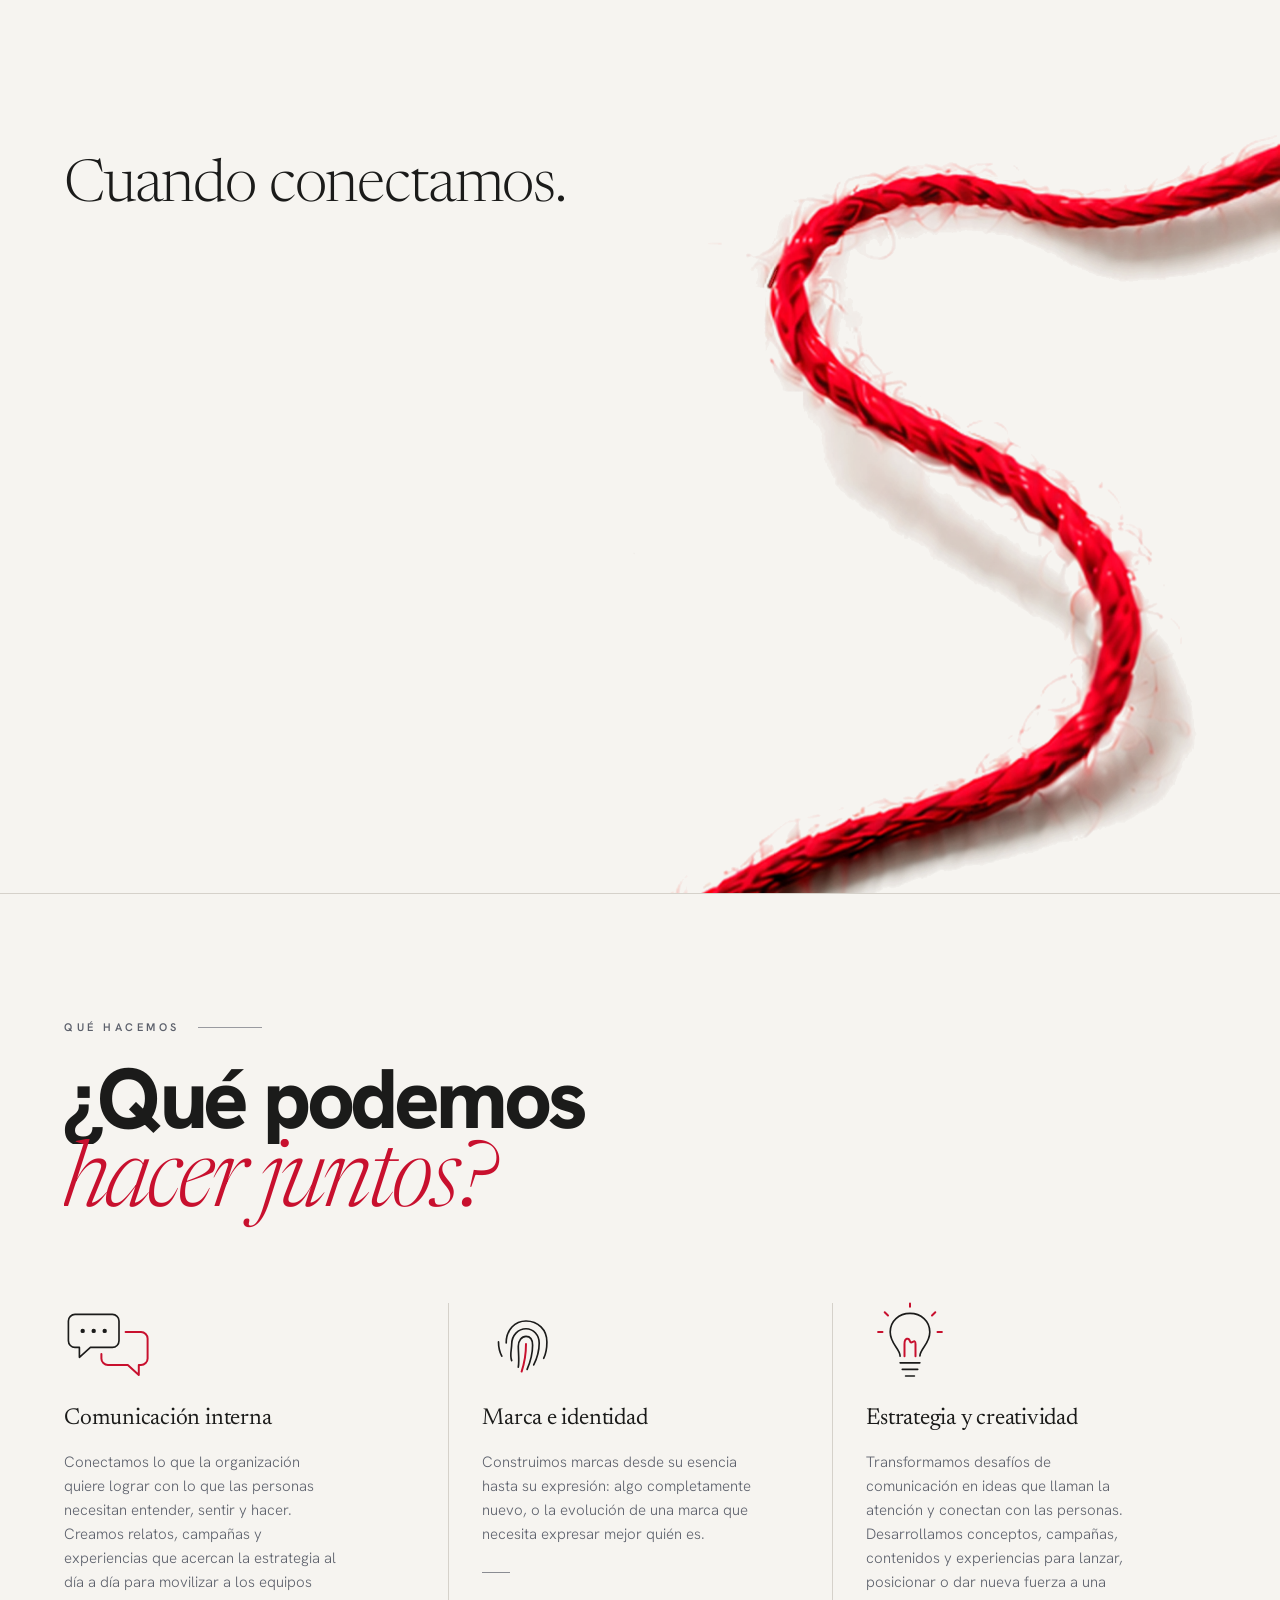
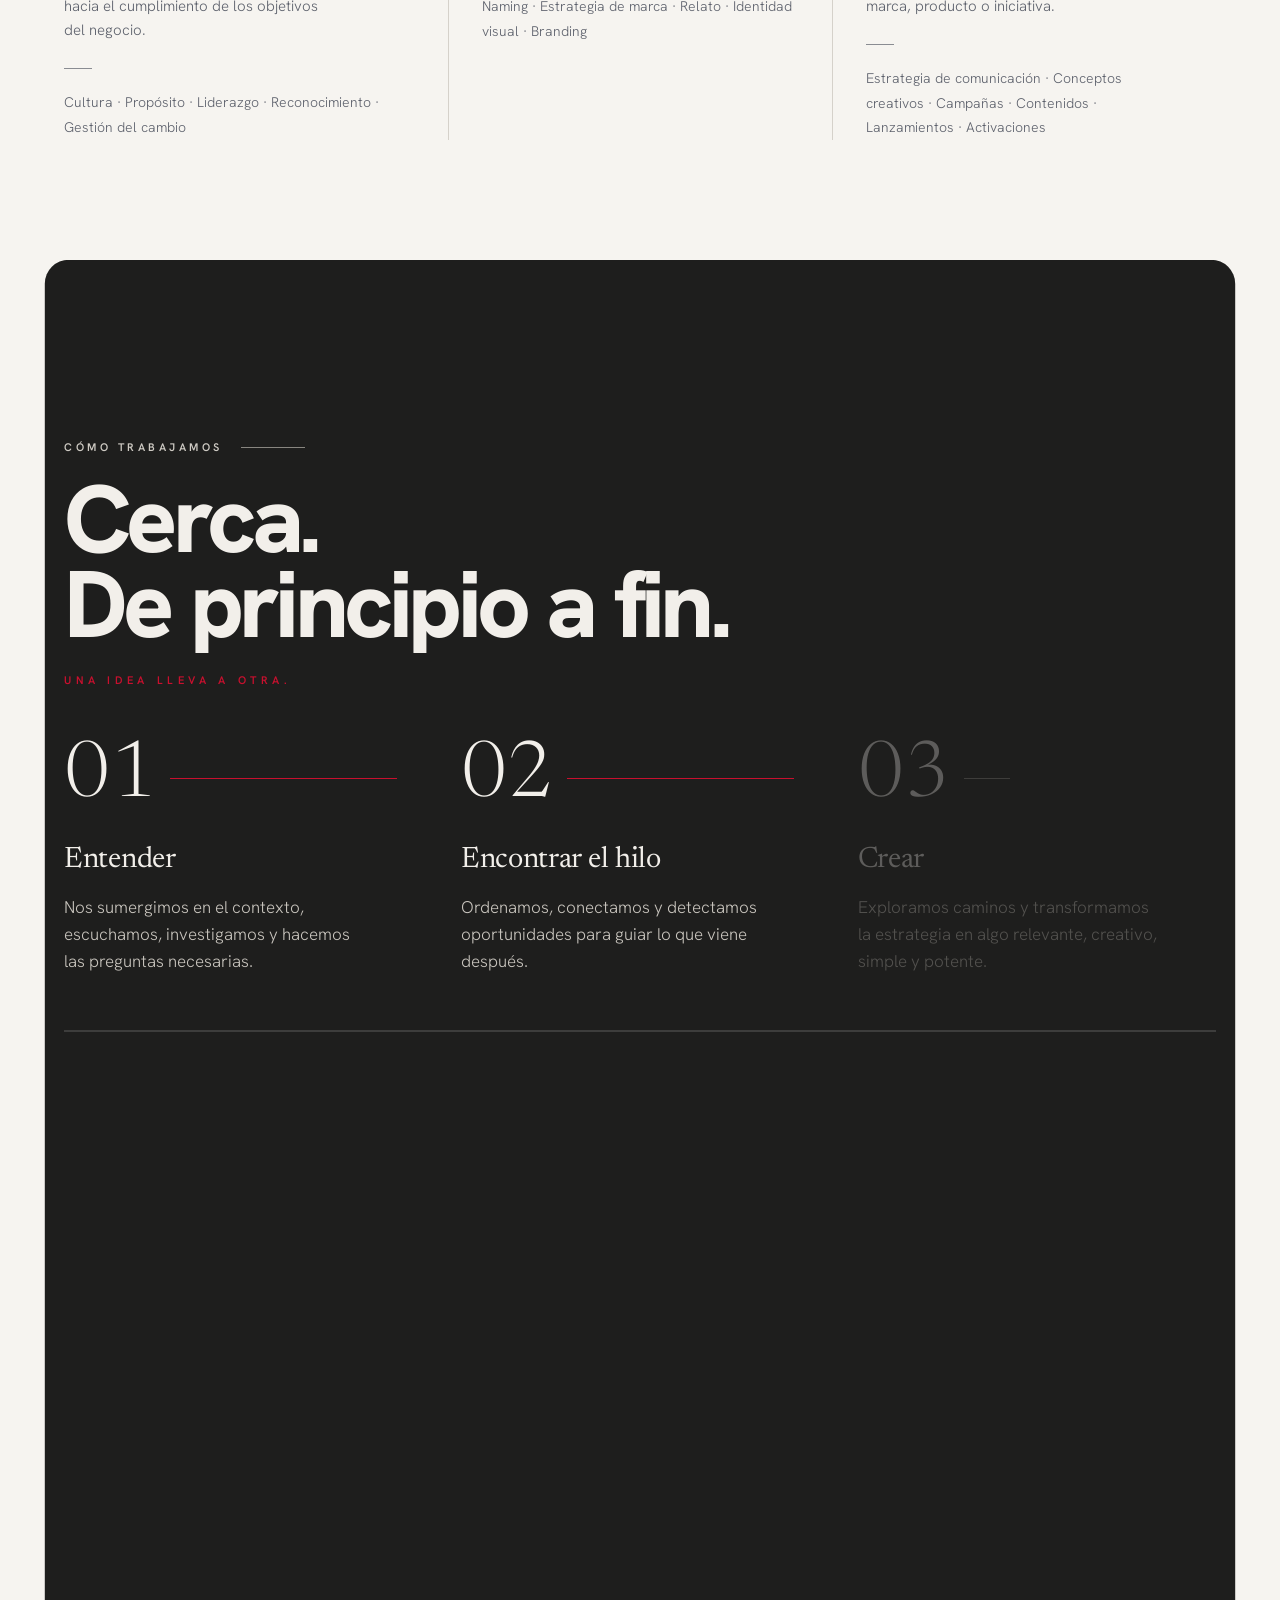
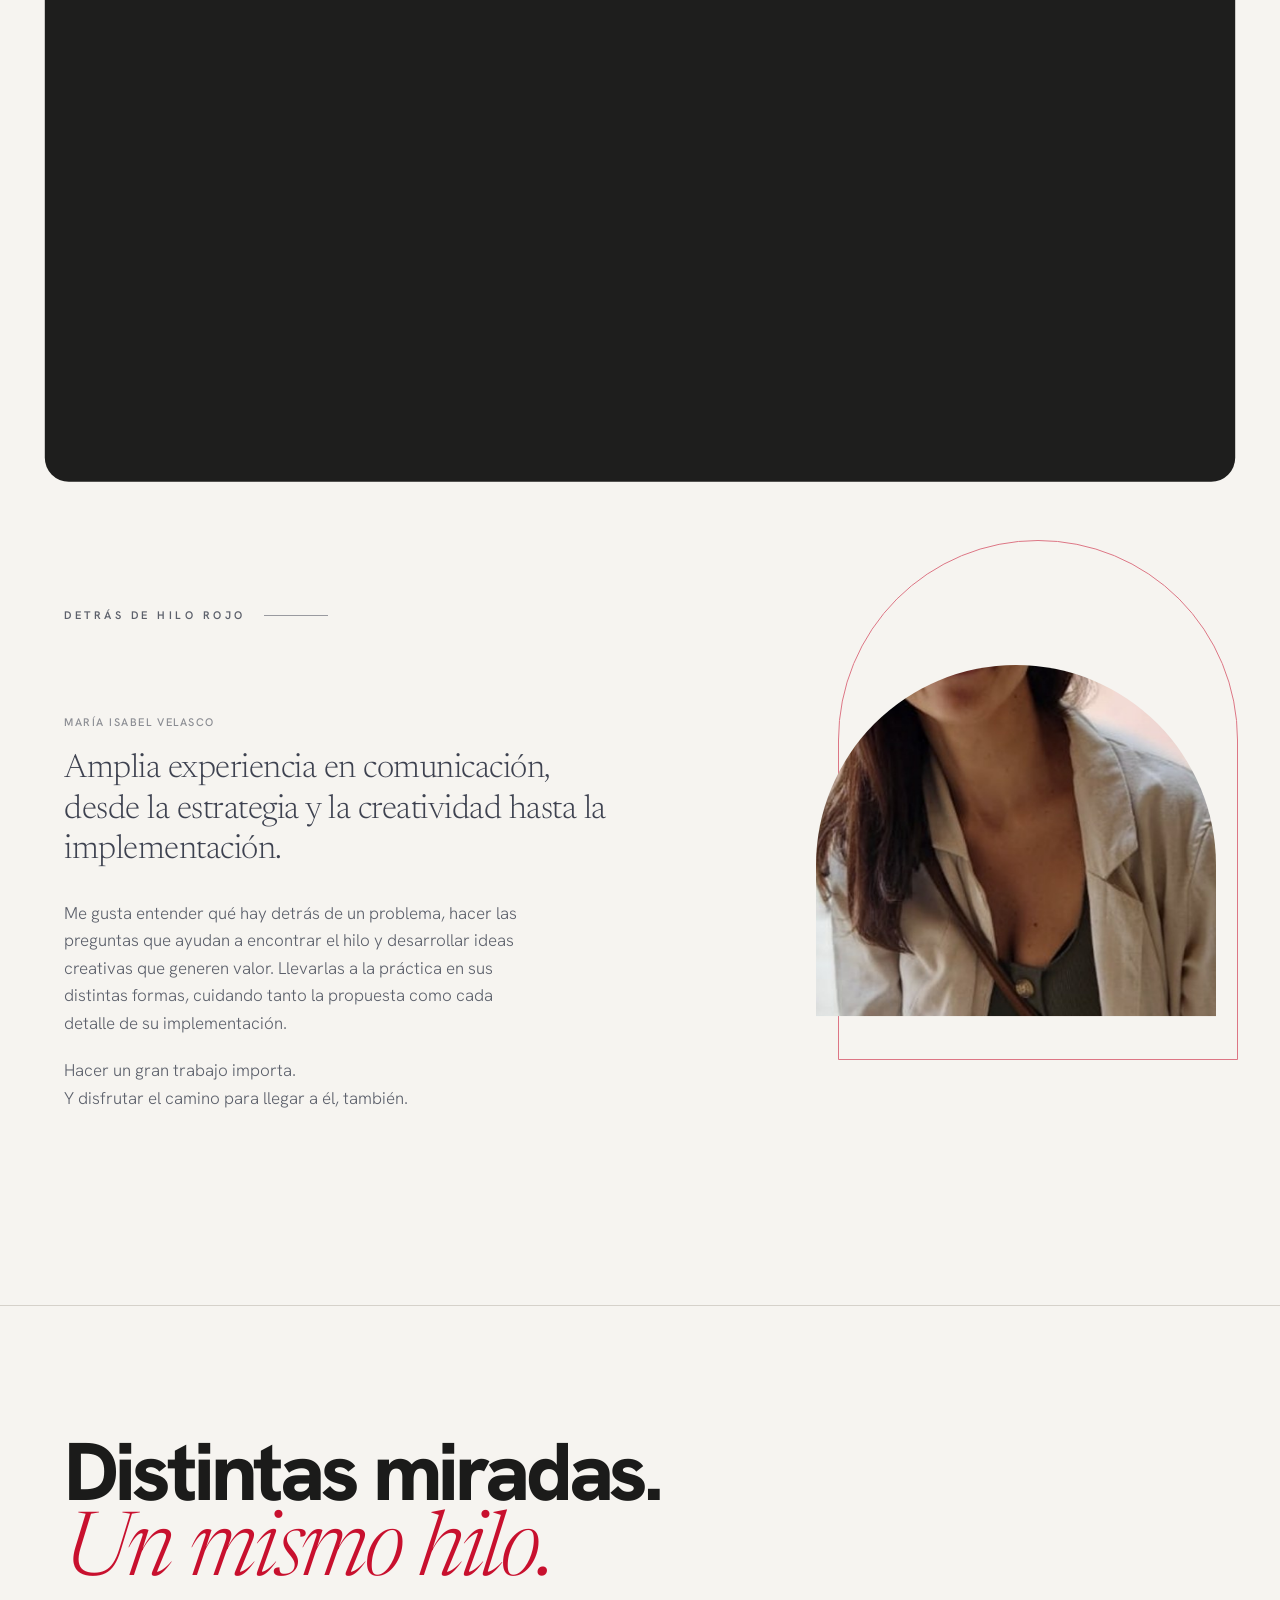
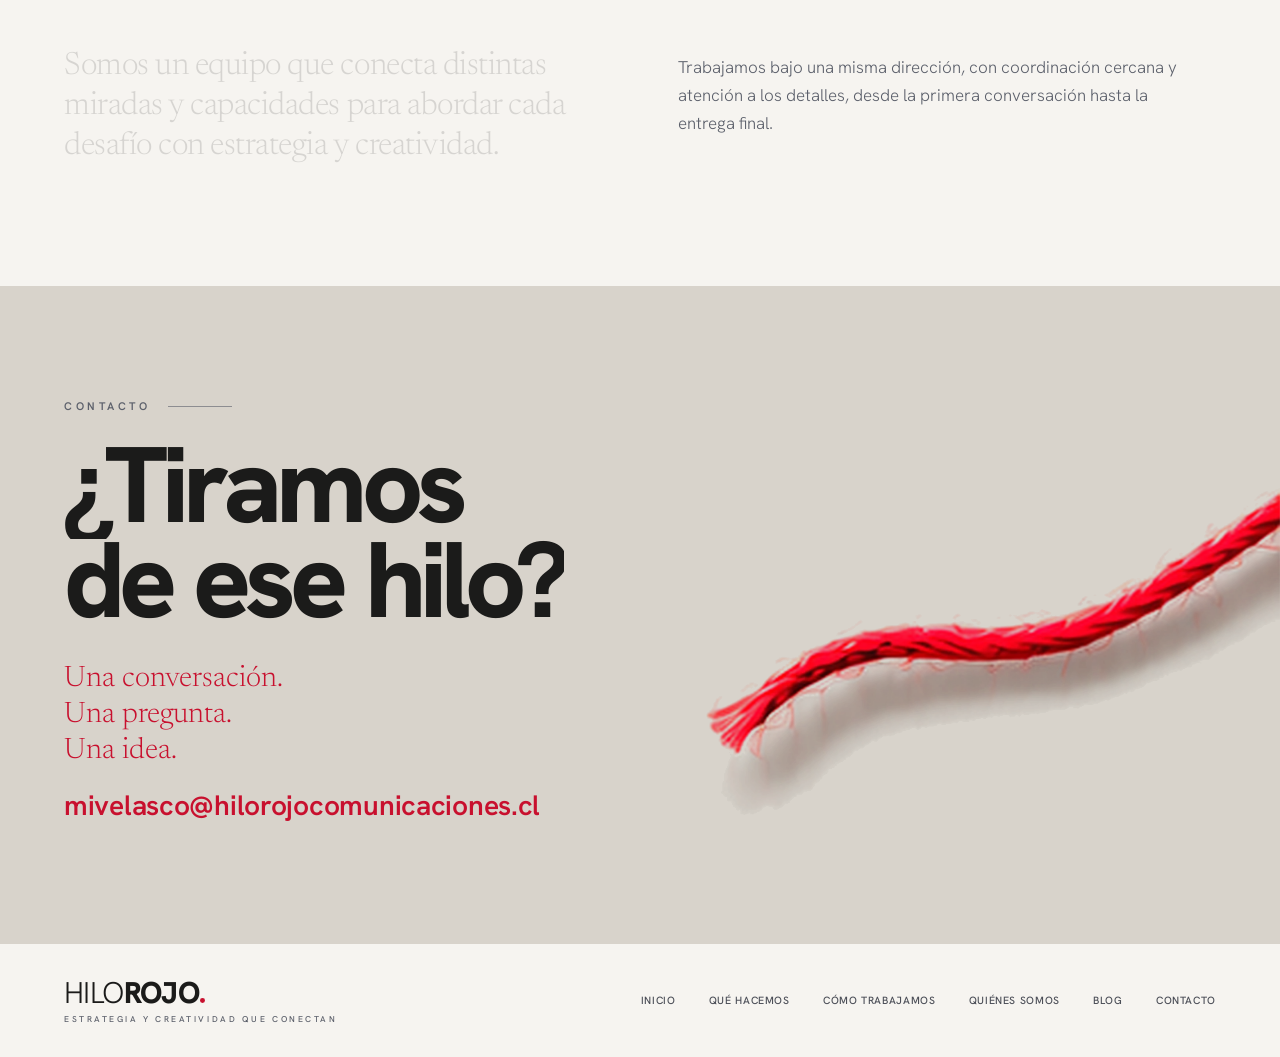
<file: index.html>
<!doctype html>
<html lang="es">
<head>
<meta charset="utf-8">
<meta name="viewport" content="width=device-width, initial-scale=1">
<title>Hilo Rojo · Estrategia y creatividad que conectan</title>
<meta name="description" content="Hilo Rojo · Estrategia y creatividad que conectan. Comunicación interna, marca e identidad, estrategia y creatividad.">
<meta property="og:title" content="Hilo Rojo">
<meta property="og:description" content="Hilo Rojo · Estrategia y creatividad que conectan. Comunicación interna, marca e identidad, estrategia y creatividad.">
<meta property="og:type" content="website">
<meta property="og:image" content="img/hilo-inicio.webp">
<meta name="theme-color" content="#F6F4F0">
<link rel="icon" href="img/favicon.ico" sizes="any">
<link rel="icon" href="img/favicon-32.png" type="image/png" sizes="32x32">
<link rel="apple-touch-icon" href="img/apple-touch-icon.png">
<link rel="preconnect" href="https://fonts.googleapis.com">
<link rel="preconnect" href="https://fonts.gstatic.com" crossorigin>
<link rel="stylesheet" href="https://fonts.googleapis.com/css2?family=Hanken+Grotesk:wght@300;400;500;600;800;900&amp;family=Newsreader:ital,opsz,wght@0,6..72,300;0,6..72,400;1,6..72,300;1,6..72,400&amp;display=swap">
<link rel="stylesheet" href="css/estilos.css?v=20261126">
</head>
<body>
<div class="hr">

<span id="inicio" class="anc" aria-hidden="true"></span>
<div class="bar">
<header class="wrap top h-tail" data-rv="" data-intro="">
  <a class="logo fd" href="#inicio" data-replay="" aria-label="Hilo Rojo">
    <span class="logo-w">HILO<b>ROJO</b><i>.</i></span>
    <span class="logo-t">Estrategia y creatividad que conectan</span>
  </a>
  <button class="menu-btn fd" type="button" aria-label="Abrir menú" aria-expanded="false"><span class="menu-lbl">Menú</span><span class="menu-ic" aria-hidden="true"></span></button>
  <nav class="nav fd" style="--d: .1s" aria-label="Principal">
    <a class="u cur" href="#inicio">Inicio</a>
    <a class="u" href="#que-hacemos">Qué hacemos</a>
    <a class="u" href="#como-trabajamos">Cómo trabajamos</a>
    <a class="u" href="#quienes-somos">Quiénes somos</a>
    <a class="u" href="/blog/">Blog</a>
    <a class="u" href="#contacto">Contacto</a>
    <a class="btn" data-mag="" href="mailto:mivelasco@hilorojocomunicaciones.cl?subject=Conversemos%20%E2%80%93%20HILO%20ROJO&amp;body=Hola%20Mar%C3%ADa%20Isabel%2C%0A%0A">Hablemos <span class="arr" aria-hidden="true"><svg viewBox="0 0 12 12" fill="none" stroke="currentColor" stroke-width="1.4"><path d="M3 9L9 3M4 3h5v5"></path></svg><svg viewBox="0 0 12 12" fill="none" stroke="currentColor" stroke-width="1.4"><path d="M3 9L9 3M4 3h5v5"></path></svg></span></a>
  </nav>
</header>
</div>

<section class="hero">
  <div class="thr-hero" data-rv="" data-intro="" aria-hidden="true">
    <div class="thr-par"><div class="thr-mask"><img class="thr-img" src="img/hilo-inicio.webp" alt=""></div></div>
  </div>
  <div class="wrap">
    <h1 style="margin: 0">
      <span class="h-pre" data-rv="" data-intro=""><span class="ln"><span>Cuando conectamos.</span></span></span>
      <span class="h-main" data-rv="" data-intro="" style="display: block">
        <span class="ln" style="--d: 0s"><span>Las cosas</span></span>
        <span class="ln" style="--d: .14s"><span>empiezan</span></span>
        <span class="ln" style="--d: .62s"><span class="red">a pasar.</span></span>
      </span>
    </h1>
    <div class="h-tag h-tail2" data-rv="" data-intro=""><span class="fd" style="display: block">Estrategia y creatividad que conectan</span></div>
  </div>
</section>

<span id="que-hacemos" class="anc" aria-hidden="true"></span>
<section class="wrap sec">
  <div data-rv="">
    <div class="kick fd">Qué hacemos</div>
    <h2 class="s-h">
      <span class="ln" style="--d: .1s"><span>¿Qué podemos</span></span>
      <span class="ln" style="--d: .24s"><span><em>hacer juntos?</em></span></span>
    </h2>
  </div>
  <div class="cols" data-rv="">
    <article class="col fd" style="--d: 0s">
      <svg class="ic" viewBox="0 0 80 72" aria-hidden="true"><path class="o" pathLength="1" d="M10 10 H44 C47.3 10 50 12.7 50 16 V34 C50 37.3 47.3 40 44 40 H24 L14 49 V40 H10 C6.7 40 4 37.3 4 34 V16 C4 12.7 6.7 10 10 10 Z"></path><circle class="f" cx="17" cy="25" r="2"></circle><circle class="f" cx="27" cy="25" r="2"></circle><circle class="f" cx="37" cy="25" r="2"></circle><path class="t" pathLength="1" d="M56 26 H70 C73.3 26 76 28.7 76 32 V50 C76 53.3 73.3 56 70 56 H68 V65 L58 56 H40 C36.7 56 34 53.3 34 50 V46"></path></svg>
      <h3>Comunicación interna</h3>
      <p>Conectamos lo que la organización quiere lograr con lo que las personas necesitan entender, sentir y hacer. Creamos relatos, campañas y experiencias que acercan la estrategia al día a día para movilizar a los equipos hacia el cumplimiento de los objetivos del negocio.</p>
      <div class="tags">Cultura · Propósito · Liderazgo · Reconocimiento · Gestión del cambio</div>
    </article>
    <article class="col fd" style="--d: .14s">
      <svg class="ic" viewBox="0 0 80 72" aria-hidden="true"><path class="o" pathLength="1" d="M22 36 C22 24 30 16 40 16 C51 16 59 24 59 35 C59 41 58 46 56 50"></path><path class="o" pathLength="1" d="M27 52 C25 47 27 42 27 37 C27 29 33 23 40 23 C47 23 52 29 52 36 C52 43 50 50 47 56"></path><path class="o" pathLength="1" d="M33 58 C34 52 33 45 33 39 C33 34 36 30 40 30 C44 30 46 33 46 38 C46 46 44 53 41 60"></path><path class="o" pathLength="1" d="M18 48 C16 44 15 40 15 35"></path><path class="t" pathLength="1" d="M40 37 C40 46 39 53 36 62"></path></svg>
      <h3>Marca e identidad</h3>
      <p>Construimos marcas desde su esencia hasta su expresión: algo completamente nuevo, o la evolución de una marca que necesita expresar mejor quién es.</p>
      <div class="tags">Naming · Estrategia de marca · Relato · Identidad visual · Branding</div>
    </article>
    <article class="col fd" style="--d: .28s">
      <svg class="ic" viewBox="0 0 80 72" aria-hidden="true"><path class="o" pathLength="1" d="M31 48 C31 41 22 37 22 26 C22 16 30 9 40 9 C50 9 58 16 58 26 C58 37 49 41 49 48"></path><path class="o" pathLength="1" d="M31 54 H49 M33 60 H47 M36 66 H44"></path><path class="t" pathLength="1" d="M35 48 V37 C35 31 39 31 40 34.5 C41 38 45 31 45 37 V48"></path><path class="t" pathLength="1" d="M11 26 H15 M65 26 H69 M17 8 L20 11 M63 8 L60 11 M40 0 V3"></path></svg>
      <h3>Estrategia y creatividad</h3>
      <p>Transformamos desafíos de comunicación en ideas que llaman la atención y conectan con las personas. Desarrollamos conceptos, campañas, contenidos y experiencias para lanzar, posicionar o dar nueva fuerza a una marca, producto o iniciativa.</p>
      <div class="tags">Estrategia de comunicación · Conceptos creativos · Campañas · Contenidos · Lanzamientos · Activaciones</div>
    </article>
  </div>
</section>

<span id="como-trabajamos" class="anc" aria-hidden="true"></span>
<section class="work">
 <div class="pin"><div class="stick">
  <div class="wrap sec">
    <div data-rv="">
      <div class="kick fd">Cómo trabajamos</div>
      <h2 class="w-h">
        <span class="ln" style="--d: .1s"><span>Cerca.</span></span>
        <span class="ln" style="--d: .5s"><span>De principio a fin.</span></span>
      </h2>
      <div class="w-sub fd" style="--d: .9s">Una idea lleva a otra.</div>
    </div>
    <div class="steps" data-rv="">
      <div class="step fd" style="--d: 0s"><div class="st-n">01 <span class="st-rule"></span></div><h4>Entender</h4><p>Nos sumergimos en el contexto, escuchamos, investigamos y hacemos las preguntas necesarias.</p></div>
      <div class="step fd" style="--d: .1s"><div class="st-n">02 <span class="st-rule"></span></div><h4>Encontrar el hilo</h4><p>Ordenamos, conectamos y detectamos oportunidades para guiar lo que viene después.</p></div>
      <div class="step fd" style="--d: .2s"><div class="st-n">03 <span class="st-rule"></span></div><h4>Crear</h4><p>Exploramos caminos y transformamos la estrategia en algo relevante, creativo, simple y potente.</p></div>
      <div class="step fd" style="--d: .3s"><div class="st-n">04 <span class="st-rule"></span></div><h4>Hacer</h4><p>Diseñamos, escribimos, producimos y coordinamos para hacer realidad lo que imaginamos.</p></div>
      <div class="step fd" style="--d: .4s"><div class="st-n">05 <span class="st-rule"></span></div><h4>Acompañar</h4><p>Seguimos cerca durante la implementación, hasta que la idea se traduzca en impacto.</p></div>
    </div>
    <div class="prog" aria-hidden="true"><span></span></div>
  </div>
 </div></div>
</section>

<span id="quienes-somos" class="anc" aria-hidden="true"></span>
<section class="wrap sec">
  <div class="kick">Detrás de Hilo Rojo</div>
  <div class="about">
    <div data-rv="">
      <p class="name fd">María Isabel Velasco</p>
      <p class="ab-lead">
        <span class="ln" style="--d: .08s"><span>Amplia experiencia en comunicación,</span></span>
        <span class="ln" style="--d: .2s"><span>desde la estrategia y la creatividad hasta la implementación.</span></span>
      </p>
      <p class="ab-p fd" style="--d: .45s">Me gusta entender qué hay detrás de un problema, hacer las preguntas que ayudan a encontrar el hilo y desarrollar ideas creativas que generen valor. Llevarlas a la práctica en sus distintas formas, cuidando tanto la propuesta como cada detalle de su implementación.</p>
      <p class="ab-p fd" style="--d: .6s">Hacer un gran trabajo importa.<br>Y disfrutar el camino para llegar a él, también.</p>
    </div>
    <figure class="photo" data-rv="" style="margin: 0">
      <div class="ph-in"><img src="img/maria-isabel-velasco.jpg" alt="María Isabel Velasco"></div>
    </figure>
  </div>
</section>

<section class="red-sec">
  <div class="wrap sec red-g">
    <h2 class="red-h" data-rv="">
      <span class="ln" style="--d: 0s"><span>Distintas miradas.</span></span>
      <span class="ln" style="--d: .18s"><span><em>Un mismo hilo.</em></span></span>
    </h2>
    <div class="red-txt" data-rv="">
      <p class="team-st" data-words=""><span class="w">Somos</span> <span class="w">un</span> <span class="w">equipo</span> <span class="w">que</span> <span class="w">conecta</span> <span class="w">distintas</span> <span class="w">miradas</span> <span class="w">y</span> <span class="w">capacidades</span> <span class="w">para</span> <span class="w">abordar</span> <span class="w">cada</span> <span class="w">desafío</span> <span class="w">con</span> <span class="w">estrategia</span> <span class="w">y</span> <span class="w">creatividad.</span></p>
      <p class="red-p fd" style="--d: .3s;margin-top:.5em">Trabajamos bajo una misma dirección, con coordinación cercana y atención a los detalles, desde la primera conversación hasta la entrega final.</p>
    </div>
  </div>
</section>

<span id="contacto" class="anc" aria-hidden="true"></span>
<section class="contact">
  <div class="thr-close" data-rv="">
    <div class="thr-reach" style="--d: 1.5s">
      <a class="tug" href="mailto:mivelasco@hilorojocomunicaciones.cl?subject=Conversemos%20%E2%80%93%20HILO%20ROJO&amp;body=Hola%20Mar%C3%ADa%20Isabel%2C%0A%0A" aria-label="Tirar del hilo: escribir a mivelasco@hilorojocomunicaciones.cl" draggable="false"><img src="img/hilo-contacto.webp" alt="" draggable="false"></a>
    </div>
  </div>
  <div class="wrap c-pad">
    <div data-rv="">
      <div class="kick fd">Contacto</div>
      <h2 class="c-title">
        <span class="ln" style="--d: .1s"><span>¿Tiramos</span></span>
        <span class="ln" style="--d: .26s"><span>de ese hilo?</span></span>
      </h2>
      <div class="c-lines">
        <span class="ln" style="--d: .75s"><span>Una conversación.</span></span>
        <span class="ln" style="--d: .95s"><span>Una pregunta.</span></span>
        <span class="ln" style="--d: 1.15s"><span>Una idea.</span></span>
      </div>
      <a class="c-mail u fd" data-mag="" style="--d: 1.4s" href="mailto:mivelasco@hilorojocomunicaciones.cl?subject=Conversemos%20%E2%80%93%20HILO%20ROJO&amp;body=Hola%20Mar%C3%ADa%20Isabel%2C%0A%0A">mivelasco@hilorojocomunicaciones.cl</a>
    </div>
  </div>
</section>

<footer class="wrap foot">
  <a class="logo" href="#inicio" data-replay="" aria-label="Hilo Rojo">
    <span class="logo-w">HILO<b>ROJO</b><i>.</i></span>
    <span class="logo-t">Estrategia y creatividad que conectan</span>
  </a>
  <nav class="nav" aria-label="Pie de página">
    <a class="u" href="#inicio">Inicio</a>
    <a class="u" href="#que-hacemos">Qué hacemos</a>
    <a class="u" href="#como-trabajamos">Cómo trabajamos</a>
    <a class="u" href="#quienes-somos">Quiénes somos</a>
    <a class="u" href="/blog/">Blog</a>
    <a class="u" href="#contacto">Contacto</a>
  </nav>
</footer>
<div class="cx" aria-hidden="true"><span></span></div>
</div>
<script src="js/sitio.js?v=20261126"></script>
</body>
</html>
</file>
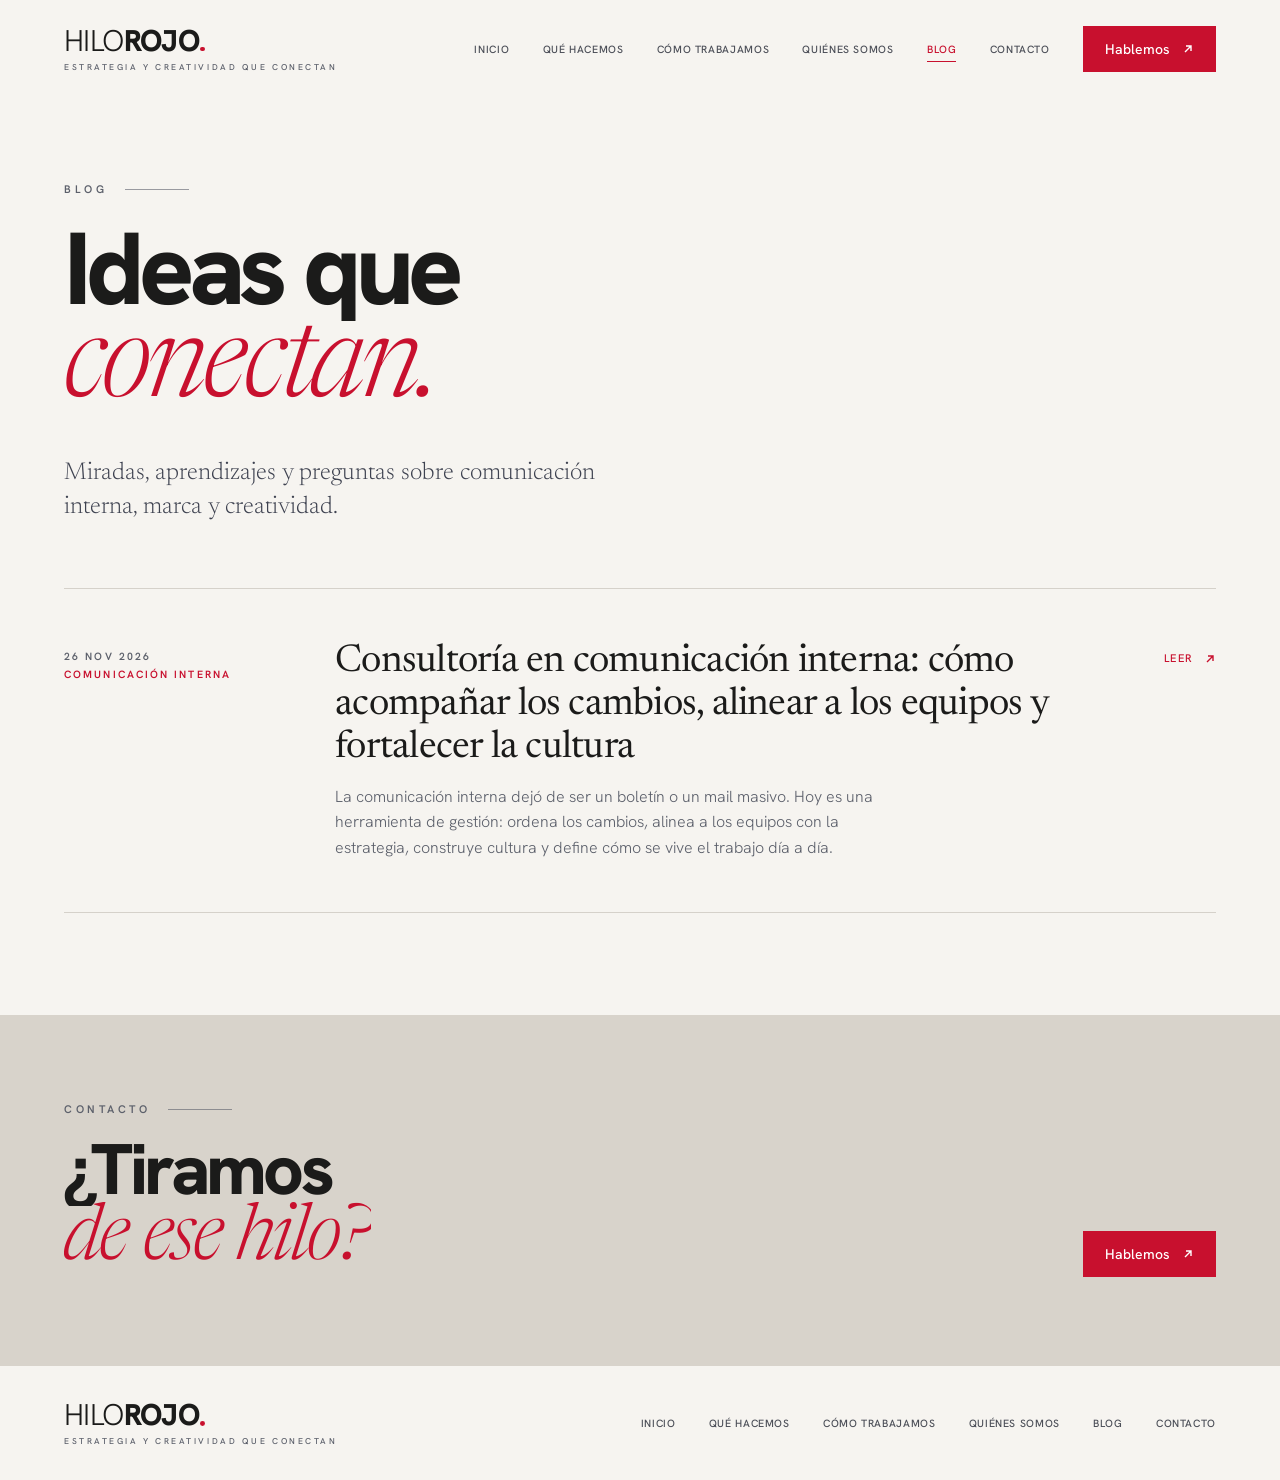
<file: blog/index.html>
<!doctype html>
<html lang="es">
<head>
<meta charset="utf-8">
<meta name="viewport" content="width=device-width, initial-scale=1">
<title>Blog · Hilo Rojo</title>
<meta name="description" content="Ideas, aprendizajes y miradas sobre comunicación interna, marca y creatividad. El blog de Hilo Rojo.">
<link rel="canonical" href="https://www.hilorojocomunicaciones.cl/blog/">
<meta property="og:title" content="Blog · Hilo Rojo">
<meta property="og:description" content="Ideas, aprendizajes y miradas sobre comunicación interna, marca y creatividad. El blog de Hilo Rojo.">
<meta property="og:type" content="website">
<meta property="og:url" content="https://www.hilorojocomunicaciones.cl/blog/">
<meta property="og:image" content="https://www.hilorojocomunicaciones.cl/img/hilo-inicio.webp">
<meta name="theme-color" content="#F6F4F0">
<link rel="icon" href="/img/favicon.ico" sizes="any">
<link rel="icon" href="/img/favicon-32.png" type="image/png" sizes="32x32">
<link rel="apple-touch-icon" href="/img/apple-touch-icon.png">
<link rel="preconnect" href="https://fonts.googleapis.com">
<link rel="preconnect" href="https://fonts.gstatic.com" crossorigin>
<link rel="stylesheet" href="https://fonts.googleapis.com/css2?family=Hanken+Grotesk:wght@300;400;500;600;800;900&amp;family=Newsreader:ital,opsz,wght@0,6..72,300;0,6..72,400;1,6..72,300;1,6..72,400&amp;display=swap">
<link rel="stylesheet" href="/css/estilos.css?v=20261126">
</head>
<body>
<div class="hr">

<div class="bar">
<header class="wrap top">
  <a class="logo" href="/" aria-label="Hilo Rojo · Inicio">
    <span class="logo-w">HILO<b>ROJO</b><i>.</i></span>
    <span class="logo-t">Estrategia y creatividad que conectan</span>
  </a>
  <button class="menu-btn" type="button" aria-label="Abrir menú" aria-expanded="false"><span class="menu-lbl">Menú</span><span class="menu-ic" aria-hidden="true"></span></button>
  <nav class="nav" aria-label="Principal">
    <a class="u" href="/">Inicio</a>
    <a class="u" href="/#que-hacemos">Qué hacemos</a>
    <a class="u" href="/#como-trabajamos">Cómo trabajamos</a>
    <a class="u" href="/#quienes-somos">Quiénes somos</a>
    <a class="u cur" href="/blog/">Blog</a>
    <a class="u" href="/#contacto">Contacto</a>
    <a class="btn" data-mag="" href="mailto:mivelasco@hilorojocomunicaciones.cl?subject=Conversemos%20%E2%80%93%20HILO%20ROJO&amp;body=Hola%20Mar%C3%ADa%20Isabel%2C%0A%0A">Hablemos <span class="arr" aria-hidden="true"><svg viewBox="0 0 12 12" fill="none" stroke="currentColor" stroke-width="1.4"><path d="M3 9L9 3M4 3h5v5"></path></svg><svg viewBox="0 0 12 12" fill="none" stroke="currentColor" stroke-width="1.4"><path d="M3 9L9 3M4 3h5v5"></path></svg></span></a>
  </nav>
</header>
</div>

<main>
<section class="wrap b-head">
  <div data-rv="">
    <div class="kick fd">Blog</div>
    <h1 class="b-h">
      <span class="ln" style="--d: .1s"><span>Ideas que</span></span>
      <span class="ln" style="--d: .24s"><span><em>conectan.</em></span></span>
    </h1>
    <p class="b-intro fd" style="--d: .5s">Miradas, aprendizajes y preguntas sobre comunicación interna, marca y creatividad.</p>
  </div>
</section>

<section class="wrap">
  <ul class="b-list">
    <!-- ARTÍCULOS: el más nuevo va primero. Para agregar uno, copia un bloque <li> completo. -->
    <li class="b-item" data-rv="">
      <a class="b-link fd" href="/blog/consultoria-comunicacion-interna/">
        <div class="b-meta">26 nov 2026 <span>Comunicación interna</span></div>
        <div>
          <h2 class="b-t">Consultoría en comunicación interna: cómo acompañar los cambios, alinear a los equipos y fortalecer la cultura</h2>
          <p class="b-x">La comunicación interna dejó de ser un boletín o un mail masivo. Hoy es una herramienta de gestión: ordena los cambios, alinea a los equipos con la estrategia, construye cultura y define cómo se vive el trabajo día a día.</p>
        </div>
        <span class="b-go">Leer <span class="arr" aria-hidden="true"><svg viewBox="0 0 12 12" fill="none" stroke="currentColor" stroke-width="1.4"><path d="M3 9L9 3M4 3h5v5"></path></svg><svg viewBox="0 0 12 12" fill="none" stroke="currentColor" stroke-width="1.4"><path d="M3 9L9 3M4 3h5v5"></path></svg></span></span>
      </a>
    </li>
  </ul>
</section>
</main>

<section class="b-cta">
  <div class="wrap" data-rv="">
    <div>
      <div class="kick fd">Contacto</div>
      <h2>
        <span class="ln" style="--d: .1s"><span>¿Tiramos</span></span>
        <span class="ln" style="--d: .24s"><span><em>de ese hilo?</em></span></span>
      </h2>
    </div>
    <a class="btn fd" data-mag="" style="--d: .4s" href="mailto:mivelasco@hilorojocomunicaciones.cl?subject=Conversemos%20%E2%80%93%20HILO%20ROJO&amp;body=Hola%20Mar%C3%ADa%20Isabel%2C%0A%0A">Hablemos <span class="arr" aria-hidden="true"><svg viewBox="0 0 12 12" fill="none" stroke="currentColor" stroke-width="1.4"><path d="M3 9L9 3M4 3h5v5"></path></svg><svg viewBox="0 0 12 12" fill="none" stroke="currentColor" stroke-width="1.4"><path d="M3 9L9 3M4 3h5v5"></path></svg></span></a>
  </div>
</section>

<footer class="wrap foot">
  <a class="logo" href="/" aria-label="Hilo Rojo · Inicio">
    <span class="logo-w">HILO<b>ROJO</b><i>.</i></span>
    <span class="logo-t">Estrategia y creatividad que conectan</span>
  </a>
  <nav class="nav" aria-label="Pie de página">
    <a class="u" href="/">Inicio</a>
    <a class="u" href="/#que-hacemos">Qué hacemos</a>
    <a class="u" href="/#como-trabajamos">Cómo trabajamos</a>
    <a class="u" href="/#quienes-somos">Quiénes somos</a>
    <a class="u" href="/blog/">Blog</a>
    <a class="u" href="/#contacto">Contacto</a>
  </nav>
</footer>
<div class="cx" aria-hidden="true"><span></span></div>
</div>
<script src="/js/sitio.js?v=20261126"></script>
</body>
</html>
</file>
<file: css/estilos.css>
body{margin:0;background:#F6F4F0}
.hr{--bg:#F6F4F0;--ink:#1B1B1A;--gray:#5C606B;--mute:#8A8C92;--line:#D5D1CA;--red:#C8102E;--redd:#A10C24;--sand:#D8D3CB;--night:#1E1E1D;
  --ease:cubic-bezier(.19,.8,.22,1);--sans:'Hanken Grotesk',ui-sans-serif,sans-serif;--serif:'Newsreader',Georgia,serif;
  background:var(--bg);color:var(--ink);font-family:var(--sans);font-weight:300;-webkit-font-smoothing:antialiased;overflow-x:clip}
.hr *{box-sizing:border-box}
.hr a{color:inherit;text-decoration:none}
.wrap{max-width:1360px;margin:0 auto;padding:0 clamp(20px,5vw,72px)}
.kick{font:600 11px/1 var(--sans);letter-spacing:.32em;text-transform:uppercase;color:var(--gray);display:flex;align-items:center;gap:18px}
.kick::after{content:"";width:64px;height:1px;background:currentColor;opacity:.6}

/* ---------- reveal system ---------- */
.ln{display:block;overflow:hidden;padding-bottom:.06em;margin-bottom:-.06em}
.ln>span{display:block}
.armed [data-rv]:not(.in) .ln>span{transform:translate3d(0,112%,0)}
.armed [data-rv]:not(.in) .fd{opacity:0;transform:translate3d(0,16px,0)}
.go .ln>span{transition:transform 1.15s var(--ease) var(--d,0s)}
.go .fd{transition:opacity .9s ease var(--d,0s),transform 1.2s var(--ease) var(--d,0s)}

/* ---------- header ---------- */
.anc{display:block;height:0;width:0;overflow:hidden;scroll-margin-top:76px}
.bar{position:sticky;top:0;z-index:40;transition:background-color .5s ease,box-shadow .5s ease,-webkit-backdrop-filter .5s,backdrop-filter .5s}
.bar.sc{background:rgba(246,244,240,.84);-webkit-backdrop-filter:blur(14px) saturate(1.2);backdrop-filter:blur(14px) saturate(1.2);box-shadow:0 1px 0 rgba(27,27,26,.08)}
.top{display:flex;align-items:center;justify-content:space-between;gap:24px;flex-wrap:wrap;padding-top:26px;padding-bottom:22px;position:relative;transition:padding .5s var(--ease)}
.bar.sc .top{padding-top:14px;padding-bottom:12px}
.bar .logo-t{transition:opacity .4s ease,max-height .5s var(--ease);max-height:12px;overflow:hidden}
.bar.sc .logo-t{opacity:0;max-height:0}
.bar .logo{transition:gap .5s var(--ease)}
.bar.sc .logo{gap:0}
.logo{display:inline-flex;flex-direction:column;gap:7px}
.logo-w{font:300 30px/1 var(--sans);letter-spacing:-.02em}
.logo-w b{font-weight:800}
.logo-w i{display:inline-block;position:relative;top:.008em;width:.166em;height:.166em;margin:0 .037em;border-radius:50%;background:var(--red);color:transparent;overflow:hidden;font-style:normal}
.logo-t{font:500 8.5px/1 var(--sans);letter-spacing:.3em;text-transform:uppercase;color:var(--gray)}
.nav{display:flex;align-items:center;gap:clamp(16px,2.6vw,40px);flex-wrap:wrap}
.nav a.u{font:500 10.5px/1 var(--sans);letter-spacing:.06em;text-transform:uppercase;color:#4B4E57;padding:8px 0}
.nav a.cur{color:var(--red)}
.u{background-image:linear-gradient(var(--red),var(--red));background-repeat:no-repeat;background-size:0% 1px;background-position:100% 100%;transition:background-size .55s var(--ease),color .3s}
.u:hover,.u:focus-visible{background-size:100% 1px;background-position:0 100%;color:var(--ink)}
.nav a.cur{background-size:100% 1px}
.btn{display:inline-flex;align-items:center;gap:12px;background:var(--red);color:#fff!important;font:500 14px/1 var(--sans);padding:15px 22px;min-height:46px;transition:background .4s ease}
.btn:hover,.btn:focus-visible{background:var(--redd)}
.arr{position:relative;width:12px;height:12px;overflow:hidden;display:inline-block}
.arr svg{position:absolute;inset:0;transition:transform .5s var(--ease)}
.arr svg+svg{transform:translate(-120%,120%)}
.btn:hover .arr svg:first-child,.btn:focus-visible .arr svg:first-child{transform:translate(120%,-120%)}
.btn:hover .arr svg+svg,.btn:focus-visible .arr svg+svg{transform:translate(0,0)}

/* ---------- hero ---------- */
.hero{position:relative;min-height:clamp(620px,calc(100vh - 100px),900px);border-bottom:1px solid var(--line);overflow:hidden}
.hero .wrap{position:relative;z-index:2;padding-top:clamp(40px,7vh,80px);padding-bottom:64px}
.h-pre{display:block;font:300 clamp(34px,4.6vw,68px)/1.05 var(--serif);letter-spacing:-.02em;margin:0 0 6px}
.h-main{font:800 clamp(58px,9.4vw,150px)/.88 var(--sans);letter-spacing:-.055em;margin:0}
.h-main .red{color:var(--red)}
.h-tag{margin-top:clamp(28px,4vw,46px);font:600 11px/1 var(--sans);letter-spacing:.42em;text-transform:uppercase;color:var(--gray)}
.thr-hero{position:absolute;right:0;bottom:-2%;height:99%;aspect-ratio:1059/1257;z-index:1;pointer-events:none}
.thr-par{width:100%;height:100%;transform:translate3d(calc(var(--mx,0)*-16px),calc(var(--my,0)*-12px + var(--sp,0)*-90px),0) rotate(calc(var(--sp,0)*-3deg));transform-origin:100% 0;transition:transform 1s cubic-bezier(.2,.7,.2,1)}
.thr-mask{width:100%;height:100%;-webkit-mask-image:linear-gradient(180deg,#000 42%,transparent 58%);mask-image:linear-gradient(180deg,#000 42%,transparent 58%);-webkit-mask-size:100% 260%;mask-size:100% 260%;-webkit-mask-repeat:no-repeat;mask-repeat:no-repeat;-webkit-mask-position:0 0;mask-position:0 0;transform-origin:100% 0}
.armed .thr-hero:not(.in) .thr-mask{-webkit-mask-position:0 100%;mask-position:0 100%;transform:translate3d(28px,-22px,0) rotate(2deg)}
.go .thr-mask{transition:-webkit-mask-position 1.9s cubic-bezier(.62,.04,.3,1),mask-position 1.9s cubic-bezier(.62,.04,.3,1),transform 2.6s var(--ease)}
.thr-img{display:block;width:100%;height:100%;transform-origin:100% 0;animation:breathe 12s ease-in-out infinite;will-change:transform}
@keyframes breathe{0%,100%{transform:translate3d(0,0,0) rotate(0) skewX(0) scale(1)}33%{transform:translate3d(-8px,7px,0) rotate(-.9deg) skewX(.7deg) scale(1.012)}66%{transform:translate3d(5px,11px,0) rotate(.6deg) skewX(-.5deg) scale(1.006)}}

/* ---------- qué hacemos ---------- */
.sec{padding-top:clamp(72px,10vw,128px);padding-bottom:clamp(72px,10vw,120px)}
.s-h{font:800 clamp(46px,6.6vw,104px)/.92 var(--sans);letter-spacing:-.05em;margin:28px 0 0}
.s-h em{font:italic 300 1.08em/.9 var(--serif);letter-spacing:-.035em;color:var(--red)}
.cols{display:grid;grid-template-columns:repeat(3,minmax(0,1fr));margin-top:clamp(48px,6vw,80px)}
.col{padding:0 clamp(18px,2.6vw,40px);border-left:1px solid var(--line)}
.col:first-child{padding-left:0;border-left:0}
.ic{display:block;width:88px;height:80px;overflow:visible}
.ic .o,.ic .t{fill:none;stroke-linecap:round;stroke-linejoin:round;stroke-dasharray:1 1;stroke-dashoffset:0}
.ic .o{stroke:var(--ink);stroke-width:1.5}
.ic .t{stroke:var(--red);stroke-width:1.8}
.ic .f{fill:var(--ink)}
.armed .cols:not(.in) .ic .o,.armed .cols:not(.in) .ic .t{stroke-dashoffset:1}
.armed .cols:not(.in) .ic .f{opacity:0}
.go .ic .o{transition:stroke-dashoffset 1.6s cubic-bezier(.62,.04,.3,1) calc(var(--d,0s) + .2s)}
.go .ic .t{transition:stroke-dashoffset 1.4s cubic-bezier(.62,.04,.3,1) calc(var(--d,0s) + .9s)}
.go .ic .f{transition:opacity .6s ease calc(var(--d,0s) + 1.3s)}
.col:hover .ic .t{animation:redraw 1.3s cubic-bezier(.62,.04,.3,1)}
@keyframes redraw{0%{stroke-dashoffset:1}100%{stroke-dashoffset:0}}
.col h3{font:400 clamp(21px,1.8vw,26px)/1.2 var(--serif);margin:22px 0 18px;letter-spacing:-.01em}
.col p{font:300 15px/1.6 var(--sans);color:var(--gray);margin:0;max-width:34ch}
.tags{margin-top:26px;padding-top:22px;position:relative;font:300 14px/1.75 var(--sans);color:var(--gray)}
.tags::before{content:"";position:absolute;top:0;left:0;width:28px;height:1px;background:var(--mute)}

/* ---------- cómo trabajamos ---------- */
.work{background:var(--night);color:#F2EFEA;clip-path:inset(0 calc((1 - var(--open,1)) * 3.5vw) round calc((1 - var(--open,1)) * 24px))}
.work .kick{color:#CFCBC4}
.w-h{font:800 clamp(52px,7.4vw,118px)/.9 var(--sans);letter-spacing:-.05em;margin:24px 0 0}
.w-sub{margin-top:28px;font:600 11px/1 var(--sans);letter-spacing:.42em;color:var(--red);text-transform:uppercase}
.steps{display:grid;grid-template-columns:repeat(5,minmax(0,1fr));gap:clamp(18px,2vw,32px);margin-top:clamp(48px,6vw,76px)}
.step{transition:opacity .5s ease}
.st-n{display:flex;align-items:center;gap:14px;font:300 32px/1 var(--serif)}
.st-rule{height:1px;width:46px;background:#8B8780;transition:width .8s var(--ease),background .4s ease}
.step h4{font:400 21px/1.2 var(--serif);margin:18px 0 14px;letter-spacing:-.01em}
.step p{font:300 14.5px/1.6 var(--sans);color:#C9C5BE;margin:0}
.steps:hover .step{opacity:.32}
.steps .step:hover{opacity:1}
.steps .step:hover+.step{opacity:.72}
.step:hover .st-rule{width:calc(100% - 52px);background:var(--red)}

/* ---------- detrás ---------- */
.about{display:grid;grid-template-columns:minmax(0,1.5fr) minmax(0,1fr);gap:clamp(32px,6vw,96px);align-items:center;margin-top:44px}
.name{font:500 11px/1 var(--sans);letter-spacing:.14em;text-transform:uppercase;color:var(--mute);margin:0 0 22px}
.ab-lead{font:300 clamp(26px,2.6vw,36px)/1.22 var(--serif);color:#3E4250;letter-spacing:-.015em;margin:0 0 28px}
.ab-p{font:300 17px/1.62 var(--sans);color:var(--gray);margin:0 0 20px;max-width:46ch}
.photo{justify-self:end;width:min(100%,400px);position:relative;margin-top:-40px}
.photo::before{content:"";position:absolute;inset:0;border:1px solid var(--red);border-radius:999px 999px 0 0;transform:translate3d(22px,22px,0) translate3d(0,var(--ry,0px),0);opacity:.55;pointer-events:none}
.ph-in{aspect-ratio:4/5.2;overflow:hidden;border-radius:999px 999px 0 0;clip-path:inset(0 0 0 0);position:relative;z-index:1}
.armed .photo:not(.in) .ph-in{clip-path:inset(100% 0 0 0)}
.go .ph-in{transition:clip-path 1.5s cubic-bezier(.62,.04,.3,1) .1s}
.ph-in img{display:block;width:100%;height:116%;object-fit:cover;object-position:42% 18%;transform:translate3d(0,var(--py,-6%),0) scale(1.04);transition:filter 2.4s ease .6s}
.armed .photo:not(.in) .ph-in img{filter:grayscale(1) contrast(1.05)}
.photo:hover .ph-in img{filter:none}

/* ---------- red ---------- */
.red-sec{border-top:1px solid var(--line)}
.red-g{display:grid;grid-template-columns:minmax(0,1fr) minmax(0,1fr);column-gap:clamp(32px,6vw,96px);row-gap:clamp(36px,4vw,56px);align-items:start}
.red-g>.red-h{grid-column:1/-1}
.red-g>.red-txt{grid-column:1/-1;display:grid;grid-template-columns:minmax(0,1fr) minmax(0,1fr);column-gap:clamp(32px,6vw,96px);row-gap:24px;align-items:start}
@media (max-width:820px){.red-g>.red-txt{grid-template-columns:minmax(0,1fr)}}
.red-h{font:800 clamp(46px,6.4vw,104px)/.92 var(--sans);letter-spacing:-.05em;margin:0}
.red-h em{font:italic 300 1.08em/.9 var(--serif);color:var(--red);letter-spacing:-.035em}
.red-p{font:300 17px/1.62 var(--sans);color:var(--gray);margin:0 0 18px;max-width:50ch}

/* ---------- contacto ---------- */
.contact{background:var(--sand);position:relative;overflow:hidden}
.contact .wrap{position:relative;z-index:2}
.c-title{font:800 clamp(56px,8.4vw,136px)/.88 var(--sans);letter-spacing:-.055em;margin:26px 0 0;display:inline-block;cursor:default}
.c-lines{margin-top:30px;font:300 clamp(24px,2.3vw,32px)/1.22 var(--serif);color:var(--red)}
.c-mail{display:inline-block;margin-top:18px;font:600 clamp(22px,2.2vw,30px)/1.3 var(--sans);color:var(--red)!important;letter-spacing:-.01em;padding-bottom:4px;background-size:0% 2px}
.c-mail:hover,.c-mail:focus-visible{background-size:100% 2px;color:var(--red)!important}
.thr-close{position:absolute;right:0;top:clamp(110px,15vw,210px);width:min(52vw,760px);aspect-ratio:879/474;z-index:3}
.armed .thr-close:not(.in) .thr-reach{transform:translate3d(55%,0,0)}
.thr-reach{width:100%;height:100%;transform-origin:100% 10%;transition:transform 1.6s var(--ease) var(--d,0s)}
.contact:has(.c-title:hover) .thr-reach,.contact:has(.c-mail:hover) .thr-reach,.contact:has(.c-mail:focus-visible) .thr-reach{transform:translate3d(-58px,0,0) rotate(1.1deg);transition-duration:1.2s;transition-delay:0s}
.tug{display:block;width:100%;height:100%;transform-origin:100% 10%;cursor:grab;touch-action:none;-webkit-tap-highlight-color:transparent}
.tug.grabbing{cursor:grabbing}
.tug img{display:block;width:100%;height:100%;transform-origin:100% 10%;animation:sway 6.5s ease-in-out infinite alternate;will-change:transform;pointer-events:none;-webkit-user-drag:none;user-select:none}
@keyframes sway{0%{transform:rotate(-1.3deg) skewX(.6deg)}100%{transform:rotate(1.4deg) translate3d(-8px,0,0) skewX(-.6deg)}}
.c-pad{padding-top:clamp(72px,9vw,120px);padding-bottom:clamp(72px,9vw,120px)}

/* ---------- footer ---------- */
.foot{display:flex;align-items:center;justify-content:space-between;gap:24px;flex-wrap:wrap;padding-top:34px;padding-bottom:34px}

/* ---------- horizontal: cómo trabajamos ---------- */
.hz .pin{height:var(--pinH,260vh)}
.hz .stick{position:sticky;top:0;height:100vh;display:flex;flex-direction:column;justify-content:center;overflow:hidden;padding:clamp(80px,11vh,110px) 0 clamp(32px,5vh,64px)}
.hz .work .sec{padding-top:0;padding-bottom:0;max-width:none;padding-left:0;padding-right:0;width:100%;min-width:0;overflow:visible}
.hz .work .sec>[data-rv]:not(.steps){max-width:1360px;margin:0 auto;padding:0 clamp(20px,5vw,72px)}
.hz .prog{margin-left:clamp(20px,5vw,72px);margin-right:clamp(20px,5vw,72px)}
.hz .steps{display:flex;gap:0;width:max-content;margin-top:clamp(36px,6vh,72px);padding-left:max(clamp(20px,5vw,72px),calc((100vw - 1360px) / 2 + 72px));padding-right:12vw;transform:translate3d(var(--tx,0px),0,0);will-change:transform}
.hz .step{width:clamp(320px,31vw,480px);padding-right:clamp(40px,5vw,80px)}
.hz .st-n{font-size:clamp(64px,6vw,96px)}
.hz .step h4{font-size:clamp(26px,2.3vw,34px);margin:26px 0 16px}
.hz .step p{font-size:17px;max-width:30ch}
.prog{display:none;height:2px;background:rgba(255,255,255,.14);margin-top:clamp(36px,6vh,64px);position:relative}
.prog span{position:absolute;inset:0;background:var(--red);transform-origin:0 50%;transform:scaleX(var(--pp,0))}
.hz .prog{display:block}
.hz .step{opacity:.3;transition:opacity .8s ease}
.hz .step.on{opacity:1}
.hz .step.on .st-rule{width:calc(100% - 52px);background:var(--red)}
.armed:not(.hz) .step{opacity:.3;transform:translate3d(0,18px,0);transition:opacity .8s ease,transform .9s var(--ease)}
.armed:not(.hz) .step.on{opacity:1;transform:none}
.armed:not(.hz) .step.on .st-rule{width:calc(100% - 52px);background:var(--red)}

/* ---------- equipo: palabras que se encienden ---------- */
.team-st{font:300 clamp(26px,2.5vw,38px)/1.25 var(--serif);letter-spacing:-.015em;color:var(--ink);margin:0}
.armed .team-st .w{opacity:.14;transition:opacity .45s ease}
.armed .team-st .w.on{opacity:1}

/* ---------- cursor: la punta del hilo ---------- */
.cx{position:fixed;left:0;top:0;width:0;height:0;pointer-events:none;z-index:60;display:none;opacity:0;transition:opacity .3s}
.has-cur .cx{display:block}
.has-cur .cx.vis{opacity:1}
.has-cur,.has-cur a,.has-cur button{cursor:none!important}
.cx span{position:absolute;left:-5px;top:-5px;width:10px;height:10px;border-radius:50%;background:var(--red);border:1px solid var(--red);transition:width .45s var(--ease),height .45s var(--ease),left .45s var(--ease),top .45s var(--ease),background-color .35s ease}
.cx.big span{width:58px;height:58px;left:-29px;top:-29px;background-color:rgba(200,16,46,0)}
.cx.grab span{width:26px;height:26px;left:-13px;top:-13px}
[data-mag]{display:inline-flex;transition:transform .6s var(--ease)}
.c-mail[data-mag]{display:inline-block}

/* ---------- reduced / still ---------- */
.still .thr-img,.still .tug img{animation:none}
.still .thr-par,.still .thr-reach{transition:none}

/* ---------- mobile ---------- */
.menu-btn{display:none}
@media (max-width:820px){
  .top{flex-wrap:nowrap;padding-top:14px;padding-bottom:12px}
  .bar.sc .top{padding-top:10px;padding-bottom:10px}
  .logo-w{font-size:24px}
  .logo-t{font-size:7.5px;letter-spacing:.24em}
  .menu-btn{display:inline-flex;align-items:center;justify-content:center;gap:10px;min-width:44px;min-height:44px;margin-right:-10px;padding:0 10px;background:none;border:0;color:var(--ink);font:500 11px/1 var(--sans);letter-spacing:.14em;text-transform:uppercase;cursor:pointer;-webkit-tap-highlight-color:transparent;position:relative;z-index:2}
  .menu-ic{position:relative;width:22px;height:12px;display:inline-block}
  .menu-ic::before,.menu-ic::after{content:"";position:absolute;left:0;right:0;height:1.5px;background:currentColor;transition:transform .5s var(--ease),top .5s var(--ease)}
  .menu-ic::before{top:2px}.menu-ic::after{top:9px}
  .bar.open .menu-ic::before{top:5.5px;transform:rotate(45deg)}
  .bar.open .menu-ic::after{top:5.5px;transform:rotate(-45deg)}
  .bar .nav{position:fixed;left:0;right:0;top:0;height:100vh;height:100dvh;display:flex;flex-direction:column;align-items:flex-start;justify-content:center;gap:4px;padding:96px 24px 40px;background:var(--bg);opacity:0;visibility:hidden;transform:translate3d(0,-12px,0);transition:opacity .45s ease,transform .6s var(--ease),visibility 0s linear .6s;z-index:1}
  .bar.open{background:var(--bg)!important;-webkit-backdrop-filter:none!important;backdrop-filter:none!important;box-shadow:none!important}
  .bar.open .nav{opacity:1;visibility:visible;transform:none;transition:opacity .45s ease,transform .6s var(--ease),visibility 0s}
  .bar .nav a.u{font:300 clamp(32px,9vw,42px)/1.15 var(--serif);letter-spacing:-.015em;text-transform:none;color:var(--ink);padding:6px 0;background-size:0 0}
  .bar .nav a.cur{color:var(--red)}
  .bar .logo{position:relative;z-index:2}
  .bar .nav .btn{display:inline-flex;margin-top:28px}
  .foot .nav{gap:8px 20px}
  .foot .nav a.u{padding:10px 0}
  .hero{min-height:0}
  .hero .wrap{padding-top:28px;padding-bottom:min(98vw,560px)}
  .h-tag{letter-spacing:.2em;line-height:1.6;font-size:10px}
  .thr-hero{height:auto;width:min(86vw,520px)}
  .cols{grid-template-columns:minmax(0,1fr);gap:56px}
  .col{padding:0;border-left:0}
  .col p{max-width:none}
  .steps{grid-template-columns:repeat(2,minmax(0,1fr));row-gap:40px}
  .about,.red-g{grid-template-columns:minmax(0,1fr)}
  .about{gap:56px}
  .ab-lead .ln,.ab-lead .ln>span{display:inline!important;transform:none!important}
  .ab-lead{font-size:clamp(24px,6.6vw,30px)}
  .photo{justify-self:start;width:min(82%,320px);margin-top:0}
  .photo::before{transform:translate3d(14px,14px,0)}
  .red-p{max-width:none}
  .c-title{font-size:clamp(46px,13.5vw,72px)}
  .thr-close{top:auto;bottom:6px;right:-4vw;width:118vw;max-width:none}
  .c-pad{padding-bottom:calc(64vw + 24px)}
}
@media (max-width:480px){.steps{grid-template-columns:minmax(0,1fr)}.w-h{font-size:clamp(44px,12.5vw,60px)}.s-h{font-size:clamp(42px,11.5vw,56px)}}

/* ---------- blog ---------- */
.b-head{padding-top:clamp(48px,7vw,96px);padding-bottom:clamp(40px,5vw,64px)}
.b-h{font:800 clamp(52px,8vw,128px)/.9 var(--sans);letter-spacing:-.055em;margin:28px 0 0}
.b-h em{font:italic 300 1.08em/.9 var(--serif);letter-spacing:-.035em;color:var(--red)}
.b-intro{font:300 clamp(20px,1.9vw,26px)/1.4 var(--serif);color:#3E4250;max-width:40ch;margin:clamp(24px,3vw,36px) 0 0}
.b-list{list-style:none;margin:0;border-top:1px solid var(--line);padding:0 0 clamp(64px,8vw,112px)}
.b-item{border-bottom:1px solid var(--line)}
.b-link{display:grid;grid-template-columns:minmax(0,220px) minmax(0,1fr) auto;gap:clamp(20px,4vw,64px);align-items:start;padding:clamp(32px,4vw,52px) 0}
.b-meta{font:600 10.5px/1.7 var(--sans);letter-spacing:.2em;text-transform:uppercase;color:var(--gray);padding-top:.7em}
.b-meta span{display:block;color:var(--red)}
.b-t{font:400 clamp(28px,3vw,44px)/1.12 var(--serif);letter-spacing:-.02em;margin:0 0 14px;transition:color .35s ease}
.b-x{font:300 16px/1.6 var(--sans);color:var(--gray);margin:0;max-width:60ch}
.b-go{display:inline-flex;align-items:center;gap:10px;font:500 11px/1 var(--sans);letter-spacing:.14em;text-transform:uppercase;color:var(--red);padding-top:1.1em;white-space:nowrap}
.b-go .arr{width:12px;height:12px}
.b-link:hover .b-t,.b-link:focus-visible .b-t{color:var(--red)}
.b-link:hover .arr svg:first-child,.b-link:focus-visible .arr svg:first-child{transform:translate(120%,-120%)}
.b-link:hover .arr svg+svg,.b-link:focus-visible .arr svg+svg{transform:translate(0,0)}

/* artículo */
.a-head{padding-top:clamp(40px,6vw,88px);padding-bottom:clamp(36px,4vw,56px)}
.a-head [data-rv]{max-width:980px}
.a-back{display:inline-flex;align-items:center;gap:10px;font:500 10.5px/1 var(--sans);letter-spacing:.14em;text-transform:uppercase;color:#4B4E57;padding:8px 0;margin-bottom:clamp(28px,4vw,48px)}
.a-h{font:800 clamp(42px,6vw,92px)/.95 var(--sans);letter-spacing:-.05em;margin:24px 0 0}
.a-h em{font:italic 300 1.06em/.9 var(--serif);letter-spacing:-.03em;color:var(--red)}
.a-by{display:flex;align-items:center;gap:14px;margin-top:clamp(28px,3.4vw,44px);font:400 14px/1.4 var(--sans);color:var(--gray)}
.a-by img{width:44px;height:44px;border-radius:50%;object-fit:cover;object-position:42% 18%}
.a-by b{display:block;font-weight:600;color:var(--ink)}
.a-rule{height:1px;background:var(--line);position:relative;margin:0}
.a-rule::before{content:"";position:absolute;left:0;top:-1px;height:3px;width:clamp(80px,14vw,200px);background:var(--red)}
.a-body{max-width:720px;padding-top:clamp(40px,5vw,72px);padding-bottom:clamp(64px,8vw,112px)}
.a-body>*{max-width:68ch}
.a-lead{font:300 clamp(22px,2.1vw,28px)/1.42 var(--serif);color:#3E4250;letter-spacing:-.01em;margin:0 0 1.4em}
.a-body p{font:300 18px/1.72 var(--sans);color:#3C3F47;margin:0 0 1.2em}
.a-body p.a-lead{font:300 clamp(22px,2.1vw,28px)/1.42 var(--serif);color:#3E4250}
.a-body h2{font:400 clamp(26px,2.4vw,34px)/1.2 var(--serif);letter-spacing:-.015em;margin:1.8em 0 .7em;color:var(--ink)}
.a-body h3{font:600 19px/1.35 var(--sans);margin:1.6em 0 .6em}
.a-body strong{font-weight:600;color:var(--ink)}
.a-body a{color:var(--red);background-image:linear-gradient(var(--red),var(--red));background-repeat:no-repeat;background-size:100% 1px;background-position:0 100%}
.a-body ul,.a-body ol{font:300 18px/1.72 var(--sans);color:#3C3F47;margin:0 0 1.4em;padding-left:1.2em}
.a-body li{margin:0 0 .5em}
.a-body li::marker{color:var(--red)}
.a-body blockquote{margin:1.8em 0;padding:4px 0 4px 28px;border-left:2px solid var(--red);font:italic 300 clamp(24px,2.3vw,32px)/1.35 var(--serif);color:var(--ink);letter-spacing:-.01em}
.a-body blockquote p{font:inherit;color:inherit;margin:0}
.a-body figure{margin:2em 0}
.a-body figure img{display:block;width:100%;height:auto}
.a-body figcaption{font:400 13px/1.5 var(--sans);color:var(--mute);margin-top:10px}
.a-end{margin-top:clamp(40px,5vw,64px);padding-top:28px;border-top:1px solid var(--line);display:flex;flex-wrap:wrap;gap:18px 32px;align-items:center;justify-content:space-between}
.a-end p{font:300 clamp(20px,1.8vw,24px)/1.35 var(--serif);color:var(--ink);margin:0}

/* cierre del blog */
.b-cta{background:var(--sand)}
.b-cta .wrap{padding-top:clamp(56px,7vw,96px);padding-bottom:clamp(56px,7vw,96px);display:flex;flex-wrap:wrap;gap:28px 48px;align-items:flex-end;justify-content:space-between}
.b-cta h2{font:800 clamp(40px,5.6vw,84px)/.9 var(--sans);letter-spacing:-.05em;margin:22px 0 0}
.b-cta h2 em{font:italic 300 1.08em/.9 var(--serif);color:var(--red);letter-spacing:-.035em}

@media (max-width:820px){
  .b-link{grid-template-columns:minmax(0,1fr);gap:12px}
  .b-meta{padding-top:0}
  .b-meta span{display:inline;margin-left:10px}
  .b-go{padding-top:6px}
  .a-body p,.a-body ul,.a-body ol{font-size:17px}
}

/* portada del artículo con el hilo */
.a-cover{position:relative;overflow:hidden;border-bottom:0}
.a-cover .a-head{position:relative;z-index:2;min-height:clamp(560px,78vh,820px);display:flex;flex-direction:column;justify-content:center}
.a-cover .a-back{align-self:flex-start}
.a-cover .a-head [data-rv]{max-width:min(820px,62%)}
.a-cover-img{position:absolute;right:-2%;top:-4%;height:108%;aspect-ratio:1059/1257;z-index:1;pointer-events:none}
.a-cover-img img{display:block;width:100%;height:100%;object-fit:contain;transform-origin:100% 0;animation:breathe 12s ease-in-out infinite}
.a-cover--dark{background:var(--night);color:#F2EFEA}
.a-cover--dark .kick{color:#CFCBC4}
.a-cover--dark .a-back{color:#CFCBC4}
.a-cover--dark .a-by{color:#B9B5AE}
.a-cover--dark .a-by b{color:#fff}
.a-cover--dark .a-h em{color:#FF3B55}
.a-sign{margin-top:2em!important;font:300 clamp(20px,1.8vw,24px)/1.4 var(--serif)!important;color:var(--ink)!important}
.a-sign strong{font-weight:400}
@media (max-width:820px){
  .a-cover .a-head{min-height:0;padding-bottom:min(92vw,520px)}
  .a-cover .a-head [data-rv]{max-width:none}
  .a-cover-img{top:auto;bottom:-6%;height:auto;width:min(80vw,460px);right:-6%}
  .a-cover-img img{height:auto}
}
.still .a-cover-img img{animation:none}

/* ======================================================================
   ARTÍCULO VISUAL (postal + bloques)
   ====================================================================== */
.pc-cover{display:grid;grid-template-columns:minmax(0,1.1fr) minmax(0,.9fr);gap:clamp(32px,5vw,88px);align-items:center;padding-top:clamp(28px,4vw,56px);padding-bottom:clamp(56px,7vw,104px)}
.pc-cover .a-back{margin-bottom:clamp(24px,3vw,40px)}
.pc-h{font:900 clamp(40px,5.2vw,82px)/.92 var(--sans);letter-spacing:-.045em;text-transform:uppercase;margin:22px 0 0}
.pc-h em{display:block;font:italic 300 clamp(30px,3.4vw,54px)/1.05 var(--serif);letter-spacing:-.025em;text-transform:none;color:var(--red);margin-top:.35em}
/* la postal */
.pc{position:relative;margin:0;background:#fff;padding:clamp(14px,1.6vw,22px) clamp(14px,1.6vw,22px) 0;box-shadow:0 1px 0 rgba(27,27,26,.06),0 24px 60px -24px rgba(27,27,26,.35);transform:rotate(1.2deg);transition:transform 1.2s var(--ease)}
.pc:hover{transform:rotate(0deg)}
.pc::before{content:"";position:absolute;left:50%;top:-14px;width:16px;height:46px;margin-left:-8px;background:linear-gradient(90deg,#C9A574,#E2C79B 50%,#B88F5C);border-radius:2px;z-index:4;box-shadow:0 2px 4px rgba(0,0,0,.2)}
.pc-top{display:flex;justify-content:space-between;align-items:flex-start;gap:12px;padding:4px 2px 12px}
.pc-top b{font:900 clamp(18px,1.7vw,26px)/.95 var(--sans);letter-spacing:-.02em;text-transform:uppercase;color:var(--ink)}
.pc-top b span{display:block;color:var(--red)}
.pc-top i{width:clamp(28px,2.6vw,40px);aspect-ratio:1;background:var(--red);flex:none}
.pc-ph{position:relative;aspect-ratio:4/5;overflow:hidden;background:#222}
.pc-ph img{position:absolute;inset:0;width:100%;height:100%;object-fit:cover;filter:grayscale(1) contrast(1.28) brightness(1.04);transform:scale(1.04);transition:transform 2.4s var(--ease)}
.pc:hover .pc-ph img{transform:scale(1.08)}
.pc-sh{position:absolute;inset:0;width:100%;height:100%;pointer-events:none;overflow:visible}
.pc-sh .m{mix-blend-mode:multiply}
.pc-sh .rb{fill:none;stroke:var(--red);stroke-linecap:butt;stroke-dasharray:1 1;stroke-dashoffset:0}
.armed .pc:not(.in) .rb{stroke-dashoffset:1}
.go .pc .rb{transition:stroke-dashoffset 2.2s cubic-bezier(.62,.04,.3,1) .5s}
.pc-sh .cc{transform-box:fill-box;transform-origin:center}
.armed .pc:not(.in) .cc{transform:scale(0)}
.go .pc .cc{transition:transform 1.4s var(--ease) .4s}
.pc figcaption{display:flex;justify-content:space-between;gap:12px;font:500 10px/1 var(--sans);letter-spacing:.06em;color:var(--gray);padding:14px 2px 16px}
.pc figcaption span+span{color:var(--red);font-weight:600}
.pc-alt{display:none}
.pc[data-v="1"] .v1,.pc[data-v="2"] .v2,.pc[data-v="3"] .v3{display:block}
.pc-credit{font:400 11px/1.4 var(--sans);color:var(--mute);margin:14px 0 0;text-align:right}
.pc-credit a{text-decoration:underline!important}

/* cuerpo visual */
.av{padding-bottom:clamp(40px,5vw,72px)}
.av-prose{max-width:720px}
.av-prose p,.av-p{font:300 18px/1.72 var(--sans);color:#3C3F47;margin:0 0 1.2em}
.av-prose p.a-lead{font:300 clamp(22px,2.1vw,28px)/1.42 var(--serif);color:#3E4250;letter-spacing:-.01em}
.av strong{font-weight:600;color:var(--ink)}
.av-sec{padding-top:clamp(64px,8vw,120px)}
.av-n{display:flex;align-items:center;gap:16px;font:300 clamp(40px,4vw,56px)/1 var(--serif);color:var(--red);margin-bottom:14px}
.av-n::after{content:"";height:1px;width:64px;background:var(--red);opacity:.6}
.av-h{font:800 clamp(34px,4.2vw,64px)/.98 var(--sans);letter-spacing:-.045em;margin:0 0 clamp(24px,3vw,36px);max-width:18ch}
.av-h em{font:italic 300 1.06em/.9 var(--serif);color:var(--red);letter-spacing:-.03em}
/* intro con dato */
.av-intro{display:grid;grid-template-columns:minmax(0,1fr) minmax(0,340px);gap:clamp(32px,6vw,96px);align-items:start;padding-top:clamp(48px,6vw,88px)}
.av-stat{position:relative;background:var(--night);color:#F2EFEA;padding:36px 32px 32px;overflow:hidden;margin-top:8px}
.av-stat::after{content:"";position:absolute;right:-70px;top:-70px;width:180px;height:180px;border-radius:50%;background:var(--red)}
.av-stat b{display:block;font:900 clamp(72px,7vw,104px)/.85 var(--sans);letter-spacing:-.06em;position:relative;z-index:1}
.av-stat span{display:block;font:300 18px/1.35 var(--serif);margin:12px 0 22px;color:#D9D5CE;position:relative;z-index:1}
.av-chips{display:flex;flex-wrap:wrap;gap:8px;position:relative;z-index:1}
.av-chips i{font:500 10.5px/1 var(--sans);letter-spacing:.12em;text-transform:uppercase;font-style:normal;border:1px solid rgba(255,255,255,.28);padding:8px 10px;border-radius:999px}
/* tarjetas */
.av-cards{list-style:none;margin:clamp(28px,4vw,48px) 0 0;padding:0;display:grid;grid-template-columns:repeat(3,minmax(0,1fr));gap:clamp(12px,1.6vw,20px)}
.av-cards.five{grid-template-columns:repeat(6,minmax(0,1fr))}
.av-cards.five li{grid-column:span 2}
.av-cards.five li:nth-child(4){grid-column:2/span 2}
.av-card{position:relative;background:#fff;padding:clamp(24px,2.4vw,36px);border-top:3px solid var(--red);font:300 16px/1.6 var(--sans);color:var(--gray);transition:transform .6s var(--ease),box-shadow .6s var(--ease)}
.av-card:hover{transform:translate3d(0,-6px,0);box-shadow:0 22px 40px -22px rgba(27,27,26,.35)}
.av-card strong{display:block;font:400 clamp(21px,1.8vw,26px)/1.2 var(--serif);color:var(--ink);margin:18px 0 10px;letter-spacing:-.01em}
.av-ic{display:block;width:56px;height:56px;overflow:visible}
.av-ic .o,.av-ic .t{fill:none;stroke-linecap:round;stroke-linejoin:round;stroke-dasharray:1 1;stroke-dashoffset:0}
.av-ic .o{stroke:var(--ink);stroke-width:1.6}
.av-ic .t{stroke:var(--red);stroke-width:2}
.av-ic .f{fill:var(--red)}
.armed .av-cards:not(.in) .av-ic .o,.armed .av-cards:not(.in) .av-ic .t{stroke-dashoffset:1}
.go .av-ic .o{transition:stroke-dashoffset 1.5s cubic-bezier(.62,.04,.3,1) calc(var(--d,0s) + .2s)}
.go .av-ic .t{transition:stroke-dashoffset 1.3s cubic-bezier(.62,.04,.3,1) calc(var(--d,0s) + .8s)}
/* destacado */
.av-call{position:relative;margin:clamp(40px,5vw,64px) 0 0;background:var(--sand);padding:clamp(32px,4vw,56px) clamp(28px,5vw,72px);overflow:hidden}
.av-call::before{content:"";position:absolute;left:0;top:0;bottom:0;width:6px;background:var(--red)}
.av-call::after{content:"";position:absolute;right:-90px;bottom:-130px;width:300px;height:300px;border-radius:50%;border:44px solid var(--red);opacity:.9}
.av-call p{position:relative;z-index:1;font:300 clamp(20px,2vw,27px)/1.45 var(--serif);color:var(--ink);margin:0;max-width:52ch}
/* línea de pasos (diagnóstico) */
.av-thread{position:relative;margin:clamp(36px,5vw,64px) 0 0}
.av-tl{list-style:none;margin:0;padding:0;display:grid;grid-template-columns:repeat(5,minmax(0,1fr));gap:clamp(16px,2vw,28px)}
.av-thread-svg{position:absolute;left:0;right:0;top:0;height:72px;width:100%;overflow:visible;pointer-events:none}
.av-thread-svg path{fill:none;stroke:var(--red);stroke-width:2.2;stroke-linecap:round;stroke-dasharray:1 1;stroke-dashoffset:0}
.armed .av-thread:not(.in) .av-thread-svg path{stroke-dashoffset:1}
.go .av-thread .av-thread-svg path{transition:stroke-dashoffset 2.6s cubic-bezier(.62,.04,.3,1) .2s}
.av-thread li{position:relative;font:300 15.5px/1.6 var(--sans);color:var(--gray)}
.av-dot{position:relative;z-index:1;display:flex;align-items:center;justify-content:center;width:72px;height:72px;border-radius:50%;background:var(--bg);border:1.5px solid var(--ink);font:300 30px/1 var(--serif);color:var(--ink);margin-bottom:22px;transition:background .5s,color .5s,border-color .5s}
.av-thread li:hover .av-dot,.av-thread li:last-child .av-dot{background:var(--red);border-color:var(--red);color:#fff}
.av-thread strong{display:block;font:400 21px/1.2 var(--serif);color:var(--ink);margin-bottom:8px;letter-spacing:-.01em}
/* cita grande */
.av-quote{position:relative;margin:clamp(56px,7vw,96px) 0 0;padding:clamp(40px,5vw,72px) 0 clamp(40px,5vw,72px) clamp(0px,8vw,140px);border-top:1px solid var(--line);border-bottom:1px solid var(--line)}
.av-quote::before{content:"";position:absolute;left:0;top:clamp(40px,5vw,72px);width:clamp(56px,6vw,96px);aspect-ratio:2/1;border-radius:999px 999px 0 0;background:var(--red)}
.av-quote p{font:italic 300 clamp(28px,3.4vw,50px)/1.18 var(--serif);letter-spacing:-.02em;color:var(--ink);margin:0;max-width:26ch}
.av-quote p span{color:var(--red)}
/* plan: panel */
.av-plan{background:var(--night);color:#F2EFEA;margin-top:clamp(64px,8vw,120px);position:relative;overflow:hidden}
.av-plan::before{content:"";position:absolute;right:-12vw;top:-12vw;width:36vw;height:36vw;max-width:520px;max-height:520px;border-radius:50%;background:var(--red);opacity:.95}
.av-plan .wrap{position:relative;z-index:1;padding-top:clamp(64px,8vw,112px);padding-bottom:clamp(64px,8vw,112px)}
.av-plan .av-n{color:#FF4D63}.av-plan .av-n::after{background:#FF4D63}
.av-plan .av-h{color:#fff}
.av-plan .av-h em{color:#FF4D63}
.av-plan .av-prose p{color:#C9C5BE}
.av-steps{list-style:none;margin:clamp(32px,4vw,56px) 0 0;padding:0;display:grid;grid-template-columns:repeat(3,minmax(0,1fr));gap:1px;background:rgba(255,255,255,.14);border:1px solid rgba(255,255,255,.14)}
.av-steps li{background:var(--night);padding:clamp(24px,2.6vw,40px);font:300 15.5px/1.6 var(--sans);color:#C9C5BE;transition:background .5s ease}
.av-steps li:hover{background:#2A2A28}
.av-steps .k{display:block;font:300 clamp(44px,4vw,60px)/1 var(--serif);color:#FF4D63;margin-bottom:18px}
.av-steps strong{display:block;font:400 22px/1.2 var(--serif);color:#fff;margin-bottom:8px}
.av-plan .av-after{margin-top:clamp(28px,3vw,40px);font:300 clamp(19px,1.8vw,24px)/1.45 var(--serif);color:#F2EFEA;max-width:56ch}
/* FAQ */
.av-faq{margin-top:clamp(28px,3vw,40px);border-top:1px solid var(--line);max-width:900px}
.av-faq details{border-bottom:1px solid var(--line)}
.av-faq summary{list-style:none;cursor:pointer;display:flex;justify-content:space-between;align-items:center;gap:24px;padding:clamp(22px,2.4vw,30px) 0}
.av-faq summary::-webkit-details-marker{display:none}
.av-faq summary h3{font:400 clamp(21px,2vw,28px)/1.25 var(--serif);margin:0;letter-spacing:-.01em;transition:color .3s}
.av-faq summary:hover h3{color:var(--red)}
.av-faq summary i{position:relative;flex:none;width:40px;height:40px;border-radius:50%;border:1px solid var(--line);transition:background .4s,border-color .4s,transform .5s var(--ease)}
.av-faq summary i::before,.av-faq summary i::after{content:"";position:absolute;left:50%;top:50%;width:14px;height:1.5px;margin:-.75px 0 0 -7px;background:var(--ink);transition:transform .5s var(--ease),background .4s}
.av-faq summary i::after{transform:rotate(90deg)}
.av-faq details[open] summary i{background:var(--red);border-color:var(--red);transform:rotate(180deg)}
.av-faq details[open] summary i::before,.av-faq details[open] summary i::after{background:#fff}
.av-faq details[open] summary i::after{transform:rotate(0)}
.av-faq details p{font:300 17px/1.7 var(--sans);color:#3C3F47;margin:0;padding:0 64px clamp(24px,2.6vw,32px) 0;max-width:70ch}
/* cierre */
.av-end{position:relative;background:var(--red);color:#fff;overflow:hidden;margin-top:clamp(64px,8vw,120px)}
.av-end::before{content:"";position:absolute;right:-8vw;bottom:-22vw;width:52vw;height:52vw;max-width:720px;max-height:720px;border-radius:50%;border:clamp(40px,6vw,90px) solid #fff;opacity:.12}
.av-end .wrap{position:relative;z-index:1;padding-top:clamp(64px,8vw,112px);padding-bottom:clamp(64px,8vw,112px);display:grid;grid-template-columns:minmax(0,1fr) minmax(0,1fr);gap:clamp(32px,6vw,96px);align-items:end}
.av-end .wrap:has(>.av-end-txt:only-child){grid-template-columns:minmax(0,1fr)}
.av-end-txt{max-width:760px}
.av-end-txt p:not(.av-sign){font-size:clamp(18px,1.6vw,21px)!important}
.av-end h2{font:900 clamp(44px,5.6vw,88px)/.88 var(--sans);letter-spacing:-.055em;text-transform:uppercase;margin:0}
.av-end p{font:300 18px/1.65 var(--sans);color:#FFE6E9;margin:0 0 1.1em}
.av-end a.lk{color:#fff;font-weight:600;background-image:linear-gradient(#fff,#fff);background-repeat:no-repeat;background-size:100% 1.5px;background-position:0 100%}
.av-end .btn{background:#fff;color:var(--red)!important;margin-top:10px}
.av-end .btn:hover{background:var(--ink);color:#fff!important}
.av-sign{font:300 clamp(22px,2vw,28px)/1.3 var(--serif)!important;color:#fff!important;margin-top:28px!important}
.av-sign strong{color:#fff;font-weight:400}

@media (max-width:980px){
  .av-tl{grid-template-columns:minmax(0,1fr);gap:0}
  .av-thread-svg{display:none}
  .av-thread::before{content:"";position:absolute;left:35px;top:36px;bottom:36px;width:2px;background:var(--red)}
  .av-thread li{display:grid;grid-template-columns:72px minmax(0,1fr);column-gap:22px;padding-bottom:28px}
  .av-thread li .av-dot{grid-row:1/3;margin:0}
  .av-thread li strong{padding-top:12px}
  .av-steps{grid-template-columns:repeat(2,minmax(0,1fr))}
}
@media (max-width:820px){
  .pc-cover{grid-template-columns:minmax(0,1fr)}
  .pc{transform:rotate(.8deg);max-width:520px}
  .av-intro{grid-template-columns:minmax(0,1fr)}
  .av-cards,.av-cards.five{grid-template-columns:minmax(0,1fr)}
  .av-cards.five li,.av-cards.five li:nth-child(4){grid-column:auto}
  .av-steps{grid-template-columns:minmax(0,1fr)}
  .av-end .wrap{grid-template-columns:minmax(0,1fr)}
  .av-quote{padding-left:0;padding-top:calc(clamp(40px,5vw,72px) + 64px)}
  .av-faq details p{padding-right:0}
  .av-prose p,.av-p{font-size:17px}
}
</file>
